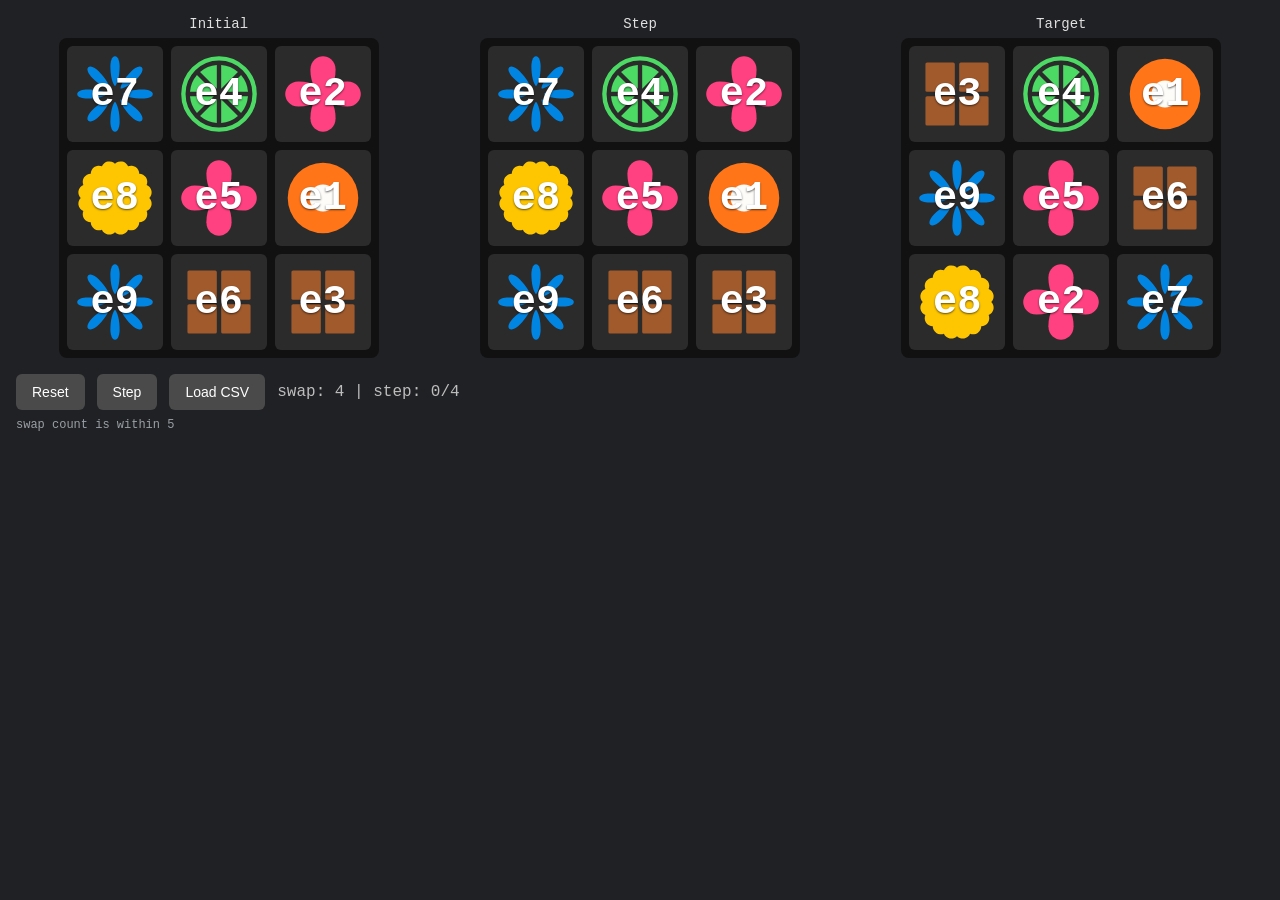
<file: web_swap/index.html>
<!DOCTYPE html>
<html lang="en">
  <head>
    <meta charset="utf-8" />
    <meta name="viewport" content="width=device-width, initial-scale=1" />
    <title>Nine Tile Swap Visualizer</title>
    <link rel="stylesheet" href="./style.css" />
  </head>
  <body>
    <div id="app">
      <div class="grids">
        <div class="grid-col">
          <div class="title">Initial</div>
          <div class="grid" id="grid-left"></div>
        </div>
        <div class="grid-col">
          <div class="title">Step</div>
          <div class="grid" id="grid-mid"></div>
        </div>
        <div class="grid-col">
          <div class="title">Target</div>
          <div class="grid" id="grid-right"></div>
        </div>
      </div>

      <div class="controls">
        <button id="resetBtn">Reset</button>
        <button id="stepBtn">Step</button>
        <button id="loadBtn">Load CSV</button>
        <input id="csvInput" type="file" accept=".csv" hidden />
        <div id="info" class="info">swap: 0 | step: 0/0</div>
      </div>

      <div id="status" class="status">Loading patterns...</div>
    </div>

    <script src="./app.js"></script>
  </body>
</html>
</file>
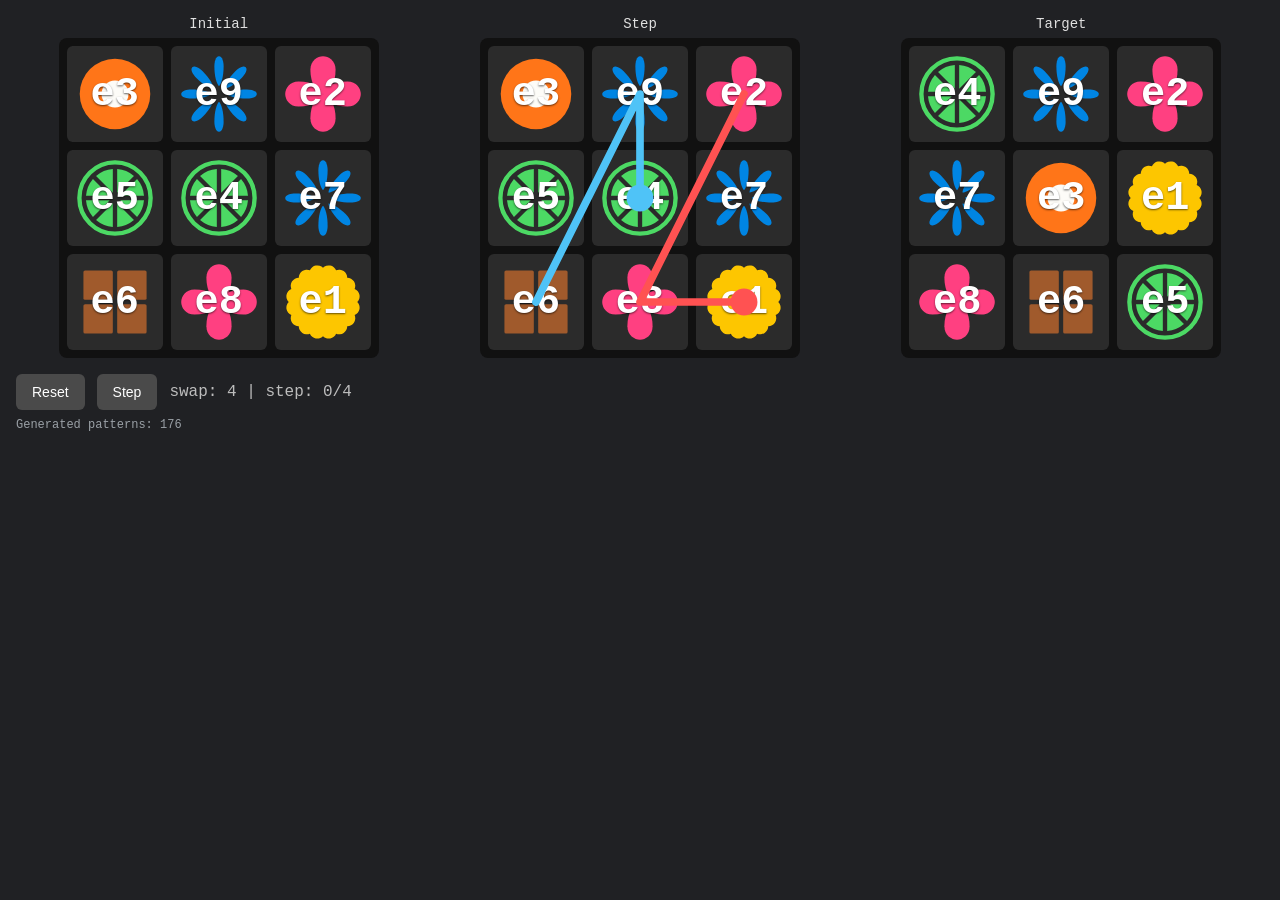
<file: web_swap_viewer/index.html>
<!DOCTYPE html>
<html lang="en">
  <head>
    <meta charset="utf-8" />
    <meta name="viewport" content="width=device-width, initial-scale=1" />
    <title>Nine Tile Swap Viewer</title>
    <link rel="stylesheet" href="./style.css" />
  </head>
  <body>
    <div id="app">
      <div class="grids">
        <div class="grid-col">
          <div class="title">Initial</div>
          <div class="grid" id="grid-left"></div>
        </div>
        <div class="grid-col">
          <div class="title">Step</div>
          <div class="grid" id="grid-mid"></div>
        </div>
        <div class="grid-col">
          <div class="title">Target</div>
          <div class="grid" id="grid-right"></div>
        </div>
      </div>

      <div class="controls">
        <button id="resetBtn">Reset</button>
        <button id="stepBtn">Step</button>
        <div id="info" class="info">swap: 0 | step: 0/0</div>
      </div>

      <div id="status" class="status"></div>
    </div>

    <script src="./app.js"></script>
  </body>
</html>
</file>
<file: web_swap/style.css>
:root {
    --tile: clamp(48px, 8vw, 96px);
    --gap: 8px;
  }
  
  * {
    box-sizing: border-box;
  }
  
  body {
    margin: 0;
    background: #202124;
    color: #ffffff;
    font-family: "Menlo", "SF Mono", "Consolas", "Courier New", monospace;
    min-height: 100vh;
  }
  
  #app {
    padding: 16px;
    width: 100%;
  }
  
  .grids {
    display: flex;
    gap: 16px;
    align-items: flex-start;
    justify-content: space-between;
    flex-wrap: wrap;
  }
  
  .grid-col {
    display: flex;
    flex-direction: column;
    align-items: center;
    flex: 1 1 260px;
  }
  
  .title {
    margin-bottom: 6px;
    font-size: 14px;
    color: #e0e0e0;
  }
  
  .grid {
    display: grid;
    grid-template-columns: repeat(3, var(--tile));
    grid-template-rows: repeat(3, var(--tile));
    gap: var(--gap);
    padding: var(--gap);
    background: #111111;
    border-radius: 8px;
  }
  
  .tile {
    width: var(--tile);
    height: var(--tile);
    background: #2b2b2b;
    border-radius: 6px;
    display: flex;
    align-items: center;
    justify-content: center;
    position: relative;
    overflow: hidden;
  }
  
  .tile img {
    display: none;
    width: 100%;
    height: 100%;
    object-fit: contain;
    padding: 6px;
  }
  
  .tile.has-image img {
    display: block;
  }
  
  .tile span {
    position: absolute;
    inset: 0;
    display: flex;
    align-items: center;
    justify-content: center;
    font-size: calc(var(--tile) * 0.42);
    font-weight: 700;
    color: #ffffff;
    text-shadow: 0 1px 2px rgba(0, 0, 0, 0.6);
    pointer-events: none;
  }
  
  .controls {
    margin-top: 16px;
    display: flex;
    align-items: center;
    gap: 12px;
    flex-wrap: wrap;
  }
  
  button {
    background: #4a4a4a;
    color: #ffffff;
    border: none;
    padding: 10px 16px;
    border-radius: 6px;
    cursor: pointer;
    font-size: 14px;
  }
  
  button:disabled {
    opacity: 0.5;
    cursor: not-allowed;
  }
  
  .info {
    color: #bdbdbd;
  }
  
  .status {
    margin-top: 8px;
    color: #9aa0a6;
    font-size: 12px;
  }
</file>
<file: web_swap_viewer/style.css>
:root {
  --tile: clamp(48px, 8vw, 96px);
  --gap: 8px;
}

* {
  box-sizing: border-box;
}

body {
  margin: 0;
  background: #202124;
  color: #ffffff;
  font-family: "Menlo", "SF Mono", "Consolas", "Courier New", monospace;
  min-height: 100vh;
}

#app {
  padding: 16px;
  width: 100%;
}

.grids {
  display: flex;
  gap: 16px;
  align-items: flex-start;
  justify-content: space-between;
  flex-wrap: wrap;
}

.grid-col {
  display: flex;
  flex-direction: column;
  align-items: center;
  flex: 1 1 260px;
}

.title {
  margin-bottom: 6px;
  font-size: 14px;
  color: #e0e0e0;
}

.grid {
  display: grid;
  grid-template-columns: repeat(3, var(--tile));
  grid-template-rows: repeat(3, var(--tile));
  gap: var(--gap);
  padding: var(--gap);
  background: #111111;
  border-radius: 8px;
  position: relative;
}

.tile {
  width: var(--tile);
  height: var(--tile);
  background: #2b2b2b;
  border-radius: 6px;
  display: flex;
  align-items: center;
  justify-content: center;
  position: relative;
  overflow: hidden;
  z-index: 1;
}

.tile img {
  display: none;
  width: 100%;
  height: 100%;
  object-fit: contain;
  padding: 6px;
}

.tile.has-image img {
  display: block;
}

.tile span {
  position: absolute;
  inset: 0;
  display: flex;
  align-items: center;
  justify-content: center;
  font-size: calc(var(--tile) * 0.42);
  font-weight: 700;
  color: #ffffff;
  text-shadow: 0 1px 2px rgba(0, 0, 0, 0.6);
  pointer-events: none;
}

.overlay {
  position: absolute;
  inset: 0;
  width: 100%;
  height: 100%;
  z-index: 2;
  pointer-events: none;
}

.controls {
  margin-top: 16px;
  display: flex;
  align-items: center;
  gap: 12px;
  flex-wrap: wrap;
}

button {
  background: #4a4a4a;
  color: #ffffff;
  border: none;
  padding: 10px 16px;
  border-radius: 6px;
  cursor: pointer;
  font-size: 14px;
}

button:disabled {
  opacity: 0.5;
  cursor: not-allowed;
}

.info {
  color: #bdbdbd;
}

.status {
  margin-top: 8px;
  color: #9aa0a6;
  font-size: 12px;
}
</file>
